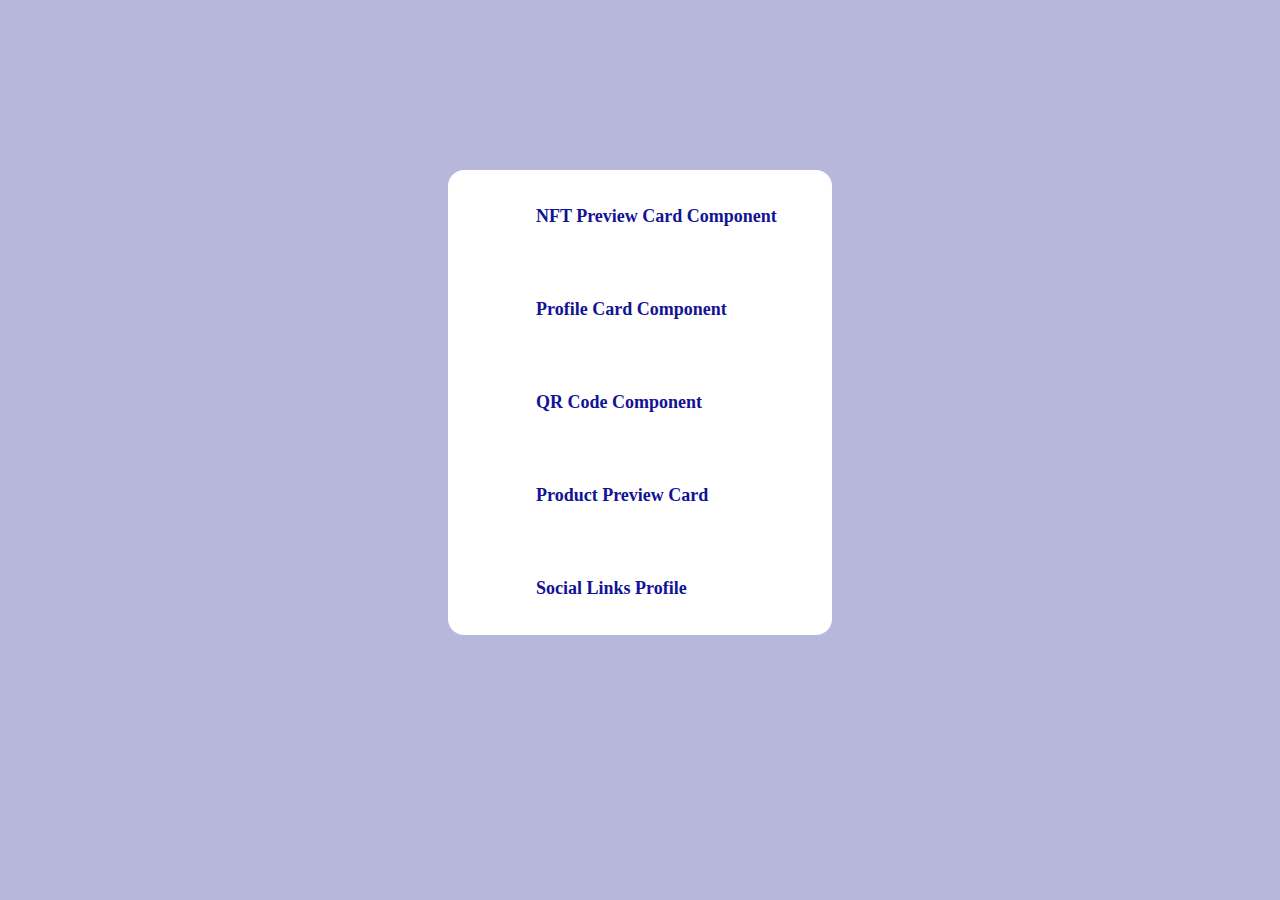
<file: index.html>
<!DOCTYPE html>
<html lang="en">
<head>
    <meta charset="UTF-8">
    <meta name="viewport" content="width=device-width, initial-scale=1.0">
    <title>Five Figma Designs</title>
    <link rel="stylesheet" href="/assets/css/style.css">
</head>
<body>
    <div class="container">  
            <ul>
                <li><strong><a href="nft-preview-card.html">NFT Preview Card Component</a></strong></li>
                <li><strong><a href="profile-card-component.html">Profile Card Component</a></strong></li>
                <li><strong><a href="qr-code-component.html">QR Code Component</a></strong></li>
                <li><strong><a href="product-preview-card.html">Product Preview Card</a></strong></li>
                <li><strong><a href="social-links-profile.html">Social Links Profile</a></strong></li>
            </ul>
    </div>
</body>
</html>
</file>
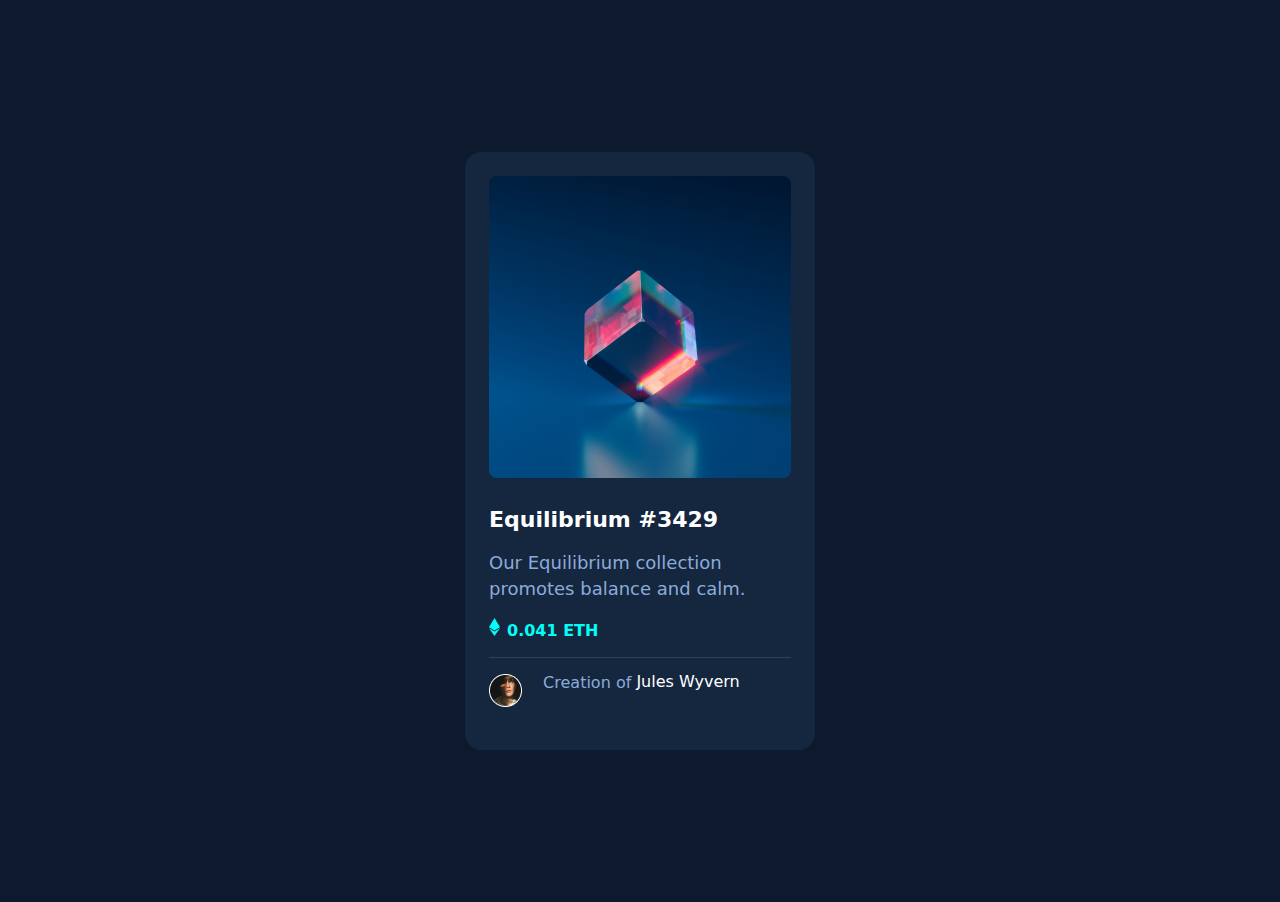
<file: nft-preview-card.html>
<!DOCTYPE html>
<html lang="en">
<head>
    <meta charset="UTF-8">
    <meta name="viewport" content="width=device-width, initial-scale=1.0">
    <title>NFT Preview Card</title>
    <link rel="stylesheet" href="/assets/css/nftPreviewCard.css">
</head>
<body>
    <div class="container">
        <div class="nft-image">
            <img src="/assets/images/nft-card-image.png" alt="">
        </div>
        <div class="container-text">
            <h2>Equilibrium #3429</h2>
            <p class="text">Our Equilibrium collection promotes balance and calm.</p>
            <span class="price">
                <img src="/assets/images/combined-shape.png" alt=""><strong>0.041 ETH</strong>
            </span>
        </div>
        <div class="creator">
            <img src="/assets/images/Oval.png" alt="profile">
            <span>
                   <span class="creator-section">Creation of</span>
                   <span class="creator-name">Jules Wyvern</span>
            </span>
        </div>
    </div>
</body>
</html>
</file>
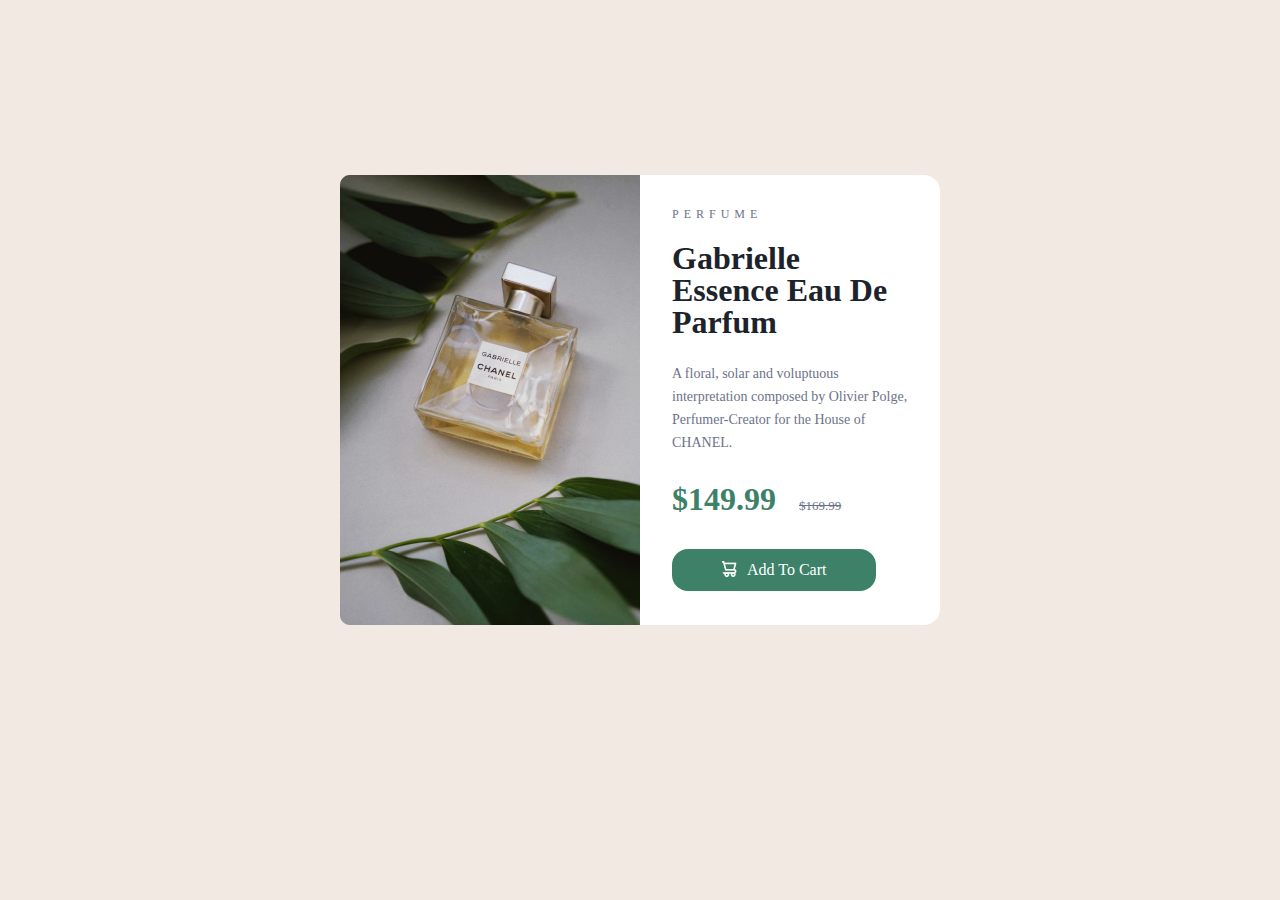
<file: product-preview-card.html>
<!DOCTYPE html>
<html lang="en">
<head>
    <meta charset="UTF-8">
    <meta name="viewport" content="width=device-width, initial-scale=1.0">
    <title>Product Preview Card Component</title>
    <link rel="stylesheet" href="/assets/css/productPreviewCardComponent.css">
</head>
<body>
    <div class="container">
        <img src="/assets/images/Bitmap.png" alt="parfume image">
        <div class="text-section">
            <p class="headline">PERFUME</p>
            <h2>Gabrielle Essence Eau De Parfum</h2>
            <p class="simple-text">A floral, solar and voluptuous interpretation composed by Olivier Polge, Perfumer-Creator for the House of CHANEL.</p>
            <div class="price-section">
                <span class="new-price"><strong>$149.99</strong></span>
                <span class="overlined-price">$169.99</span>
            </div>
            <div class="add-to-cart">
                <img src="/assets/images/Cart.png" alt="shopping cart">
                <a href="#">Add To Cart</a>
            </div>
        </div>
    </div>
</body>
</html>
</file>
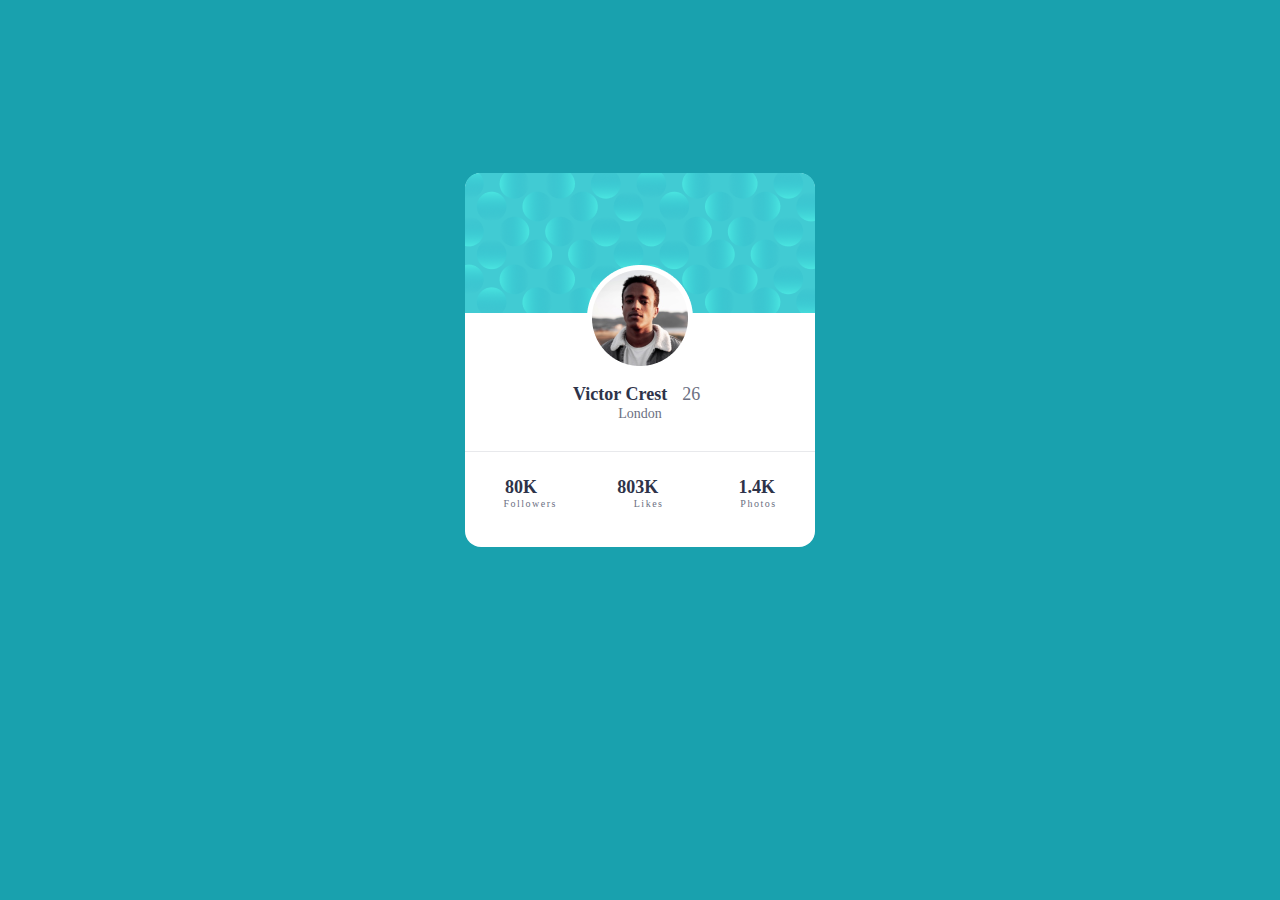
<file: profile-card-component.html>
<!DOCTYPE html>
<html lang="en">
<head>
    <meta charset="UTF-8">
    <meta name="viewport" content="width=device-width, initial-scale=1.0">
    <title>Profile Card Component</title>
    <link rel="stylesheet" href="/assets/css/profileCardComponent.css">
</head>
<body>
    <div class="container">
            <div class="banner">
                <div class="profile-img"><img src="/assets/images/profile-picture.png" alt="profile picture">
            </div>
            </div>
            <div class="profile-attributes">
                <span class="profile-name">Victor Crest</span>
                <span class="profile-age">26</span>
                <p class="profile-location">London</p>
            </div>
            <div class="card-footer">
                <div class="footer-numbers">
                    <span>80K</span>
                    <span>803K</span>
                    <span>1.4K</span>
                </div>
                <div class="footer-names">
                    <span>Followers</span>
                    <span>Likes</span>
                    <span>Photos</span>
                </div>
            </div>
    </div>
</body>
</html>
</file>
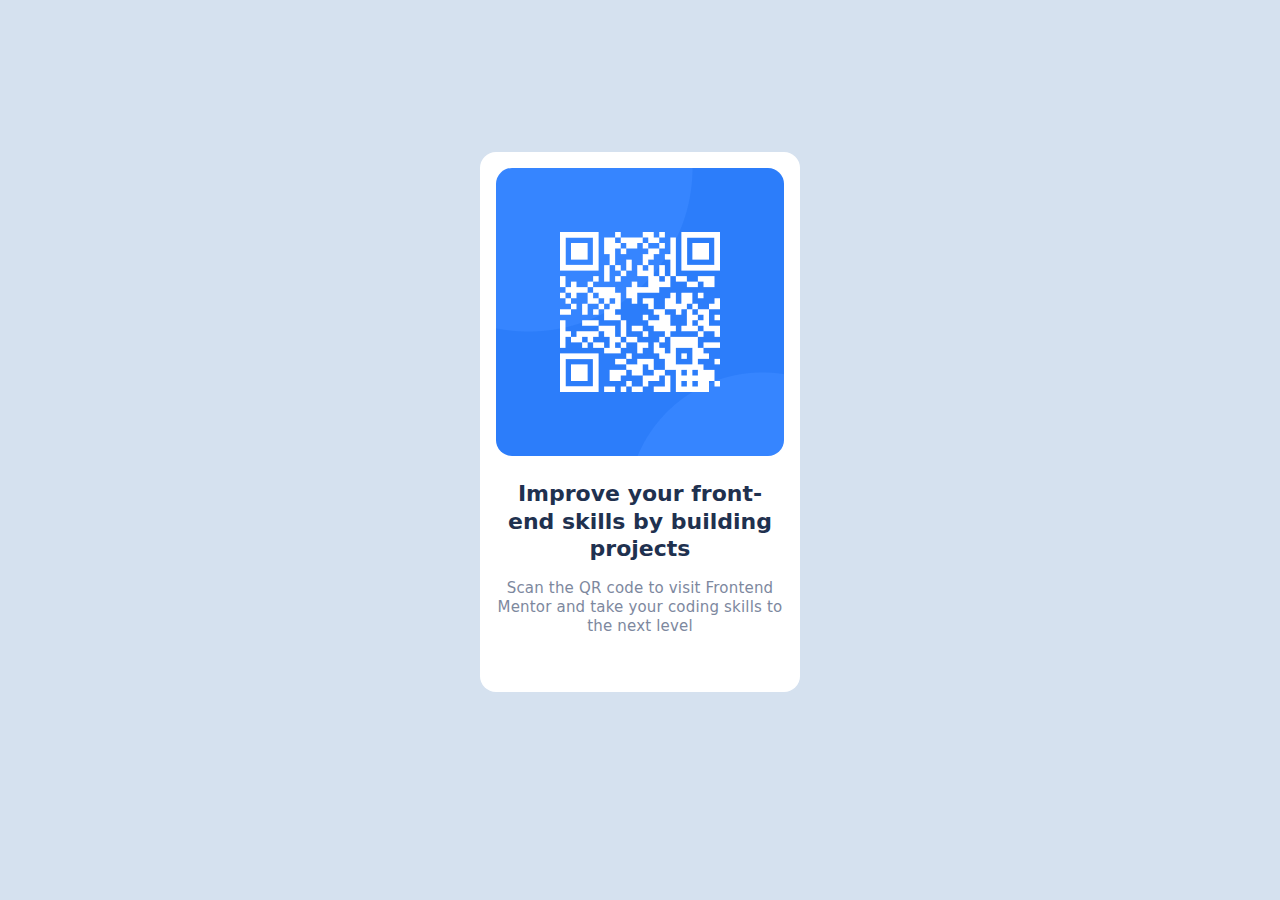
<file: qr-code-component.html>
<!DOCTYPE html>
<html lang="en">
<head>
    <meta charset="UTF-8">
    <meta name="viewport" content="width=device-width, initial-scale=1.0">
    <title>QR Code Component</title>
    <link rel="stylesheet" href="/assets/css/qrCodeComponent.css">
</head>
<body>
    <div class="container">
        <div class="qr-image">
            <img src="/assets/images/qr-code.png" alt="Qr Code">
        </div>
        <div class="container-text">
            <h2>Improve your front-end skills by building projects</h2>
            <p>Scan the QR code to visit Frontend Mentor and take your coding skills to the next level</p>
        </div>
    </div>
</body>
</html>
</file>
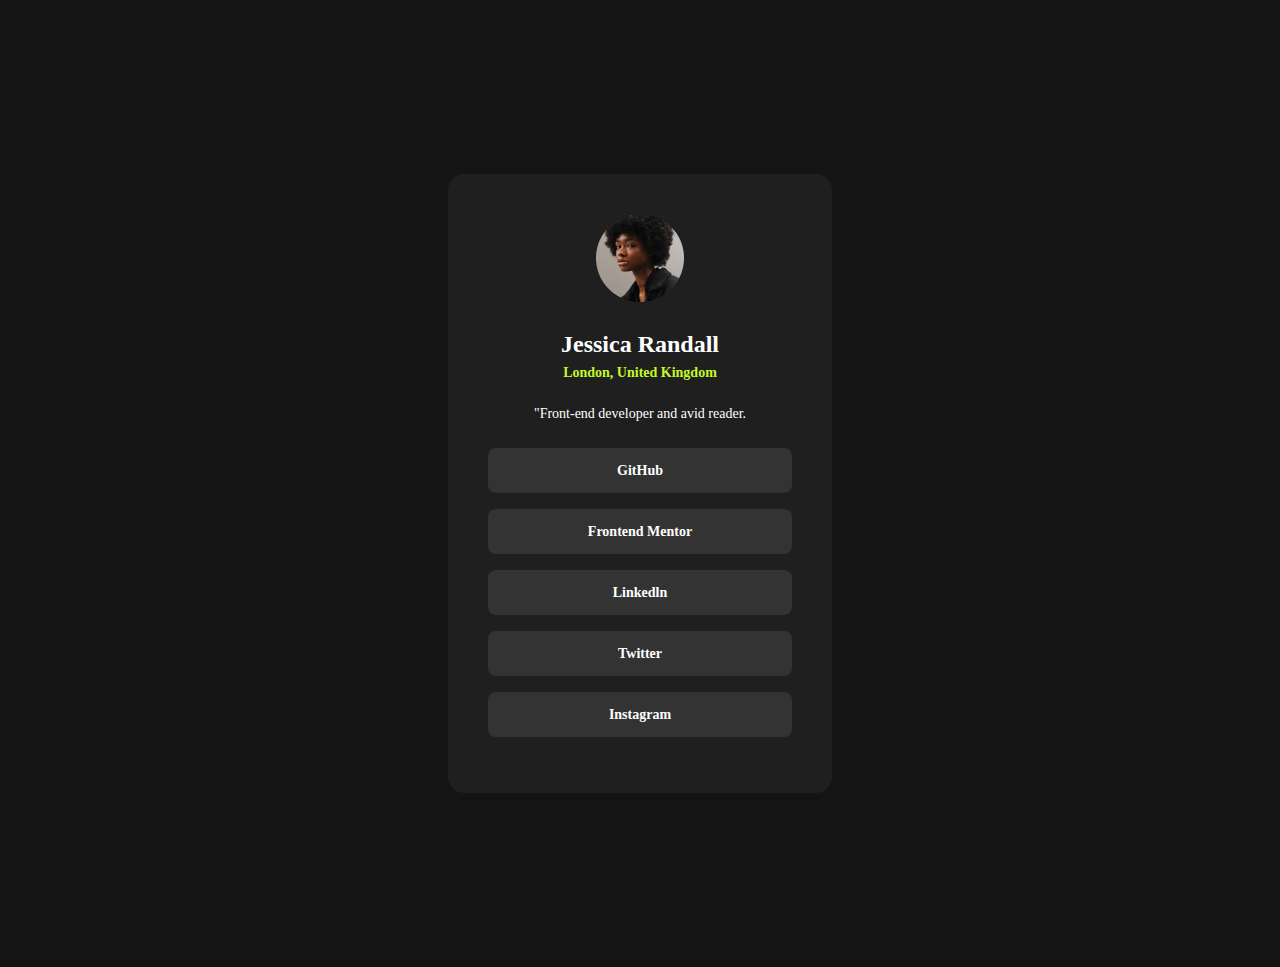
<file: social-links-profile.html>
<!DOCTYPE html>
<html lang="en">
<head>
    <meta charset="UTF-8">
    <meta name="viewport" content="width=device-width, initial-scale=1.0">
    <title>Social Links Profile</title>
    <link rel="stylesheet" href="/assets/css/socialLinksProfile.css">
</head>
<body>
    <div class="container">
        <img src="/assets/images/profile-pic.png" alt="">
        <h1>Jessica Randall</h1>
        <p class="location">London, United Kingdom</p>
        <p class="content">
            "Front-end developer and avid reader.</p>
        <ul>
            <li><a href="#">GitHub</a></li>
            <li><a href="#">Frontend Mentor</a></li>
            <li><a href="#">Linkedln</a></li>
            <li><a href="#">Twitter</a></li>
            <li><a href="#">Instagram</a></li>
        </ul>
    </div>
</body>
</html>
</file>
<file: assets/css/style.css>
*{
    margin: 0;
    padding: 0;
    box-sizing: border-box;
}
body{
    background-color: rgb(183, 183, 220);
}
.container{
    width: 384px;
    margin-inline: auto;
    margin-block: 170px;
    background-color: white;
    border-radius: 16px;
}
.container li{
    list-style: none;
    padding: 36px;
    margin-left: 35px;
}
.container a{
    background-color: white;
    border-radius: 16px;
    padding: 16px;
    border: 1px solid white;
    text-decoration: none;
    color: #131395;
    font-size: 18px;
}
</file>
<file: assets/css/nftPreviewCard.css>
*{
    margin: 0;
    padding: 0;
    box-sizing: border-box;
}
body{
    background-color: #0D192C;
    font-family: system-ui, -apple-system, BlinkMacSystemFont, 'Segoe UI', Roboto, Oxygen, Ubuntu, Cantarell, 'Open Sans', 'Helvetica Neue', sans-serif;
}
.container{
    border-radius: 16px;
    margin-inline: auto;
    width: 350px;
    top: 152px;
    left: 545px;
    background-color: #15263F;
    padding: 24px;
    margin-block: 152px;
}
.nft-image{
    margin-bottom: 24px;
}
.container-text h2{
    color: #ffffff;
    font-size: 22px;
    font-weight: 600;
    line-height: 27.72px;
    text-align: left;
    margin-bottom: 16px;
}
.text{
    color: #8BACD9;
    font-size: 18px;
    font-weight: 300;
    line-height: 26px;
    text-align: left;
    margin-bottom: 16px;
}
.price{
    color: #00FFF8;
    font-size: 16px;
    font-weight: 600;
    line-height: 20.16px;
    text-align: left;
}
.price strong{
    margin-left: 7px;
}

.creator{
    border-top: 1px solid #2E405A;
    margin-top: 16px;
    margin-bottom: 19px;
}
.creator img {
    margin-top: 16px;
    vertical-align: middle;
}
.creator span{
    vertical-align: middle;
}

.creator-section{
    padding-bottom: 16px;
    margin-left: 16px;
    font-size: 16px;
    font-weight: 400;
    line-height: 20.16px;
    text-align: left;
    color: #8BACD9;
}
.creator-name{
    font-size: 16px;
    font-weight: 400;
    line-height: 20.16px;
    text-align: left;
    color: #FFFFFF;
}
</file>
<file: assets/css/productPreviewCardComponent.css>
*{
    margin: 0;
    padding: 0;
    box-sizing: border-box;
}
body{
    background-color: #F2EAE2;
}
.container{
    border-radius: 16px;
    width: 600px;
    height: 450px;
    top: 175px;
    left: 420px;
    margin-inline: auto;
    margin-block: 175px;
    background-color: white;
    
}
.container img{
    float: left;
}
.text-section{
    display: grid;
    margin: 32px;
    padding-top: 32px;
}
.headline{
    margin-bottom: 20px;
    color: #6C7289;
    font-size: 12px;
    font-weight: 500;
    line-height: 14.63px;
    letter-spacing: 5px;
    text-align: left;
    margin-left: 32px;
}
.text-section h2{
    margin-bottom: 24px;
    color: #1C232B;
    font-size: 32px;
    font-weight: 700;
    line-height: 32px;
    text-align: left;
    margin-left: 32px;

}
.simple-text{
    color: #6C7289;
    font-size: 14px;
    font-weight: 500;
    line-height: 23px;
    text-align: left;
    margin-bottom: 29px;
    margin-left: 32px;
}
.new-price{
    margin-left: 32px;
    color: #3D8168;
    font-size: 32px;
    font-weight: 700;
    line-height: 32px;
    text-align: left;
}
.overlined-price{
    color: #6C7289;
    font-size: 13px;
    font-weight: 500;
    line-height: 23px;
    text-align: left;
    text-decoration-line: line-through;
    margin-left: 19px;
}
.add-to-cart{
    background-color: #3D8168;
    border-radius: 16px;
    padding: 12px;
    /* text-align: center; */
    margin: 32px;
    padding-left: 50px;
    
}
.add-to-cart img{
    vertical-align: middle;
}
.add-to-cart a{
    margin-left: 10px;
    color: white;
    text-decoration: none;
}
</file>
<file: assets/css/profileCardComponent.css>
*{
    margin: 0;
    padding: 0;
    box-sizing: border-box;
}
body{
    background-color: #19A1AE;
}
.container{
    border-radius: 16px;
    background-color: #ffffff;
    width: 350px;
    height: 374px;
    margin-inline: auto;
    margin-block: 173px;
}
.profile-img{
    /* margin-left: 127px; */
    vertical-align: middle;
    margin-top: 25px;
    justify-content: center;
    display: flex;
}
.profile-img img{
    margin-top: 92px;
}
.banner{
    background: url(/assets/images/profile-card-component.png);
    background-repeat: no-repeat;
}
.profile-attributes{
    margin-top: 12px;
}
.profile-name{
    color: #2E3349;
    font-size: 18px;
    font-weight: 700;
    line-height: 22.32px;
    text-align: center;
    margin-left: 108px;
}
.profile-age{
    color: #6B7082;
    font-size: 18px;
    font-weight: 400;
    line-height: 22.32px;
    text-align: center;
    margin-left: 11px;
}
.profile-location{
    color: #6B7082;
    font-size: 14px;
    font-weight: 400;
    line-height: 17.36px;
    text-align: center;
}
.card-footer{
    border-top: 1px solid #E8E9EC;
    margin-top: 28px;
}
.footer-numbers{
    display: flex;
    justify-content: space-around;
    margin-top: 24px;
    color: #2E3349;   
    font-size: 18px;
    font-weight: 700;
    line-height: 22.32px;
    text-align: center;
}
.footer-names{
    display: flex;
    justify-content: space-around;
    /* margin-top: 9px; */
    color: #6B7082;
    font-size: 10px;
    font-weight: 400;
    line-height: 12.4px;
    letter-spacing: 1.5px;
    text-align: center;
}
</file>
<file: assets/css/qrCodeComponent.css>
*{
    margin: 0;
    padding: 0;
    box-sizing: border-box;
}
body{
    background-color: #D5E1EF;
    font-family: system-ui, -apple-system, BlinkMacSystemFont, 'Segoe UI', Roboto, Oxygen, Ubuntu, Cantarell, 'Open Sans', 'Helvetica Neue', sans-serif;
}
.container{
    width: 320px;
    margin-inline: auto;
    margin-block: 152px;
    background-color: #ffffff;
    border-radius: 16px;
    padding: 16px;
}
.qr-image{
    width: 288px;
    height: 288px;
    top: 168px;
    left: 576px;
    background: url(/assets/images/qr-background.png);
    margin-bottom: 24px;
    border-radius: 16px;
}
.qr-image img {
    margin-left: 64px;
    margin-top: 64px;
}
.container h2{
    text-align: center;
    font-size: 22px;
    font-weight: 700;
    line-height: 27.72px;
    margin-bottom: 16px;
    color: #1F314F;
}
.container p {
    text-align: center;
    font-size: 15px;
    font-weight: 400;
    line-height: 18.9px;
    letter-spacing: 0.1875px;
    color: #7D889E;
    margin-bottom: 40px;
}
</file>
<file: assets/css/socialLinksProfile.css>
*{
    margin: 0;
    padding: 0;
    box-sizing: border-box;
}
body{
    background-color: #141414;
}
.container{
    background-color: #1F1F1F;
    margin-inline: auto;
    border-radius: 16px;
    width: 384px;
    top: 174px;
    left: 528px;
    padding: 40px;
    gap: 24px;
    margin-block: 174px;
}
.container img{
    margin-left: 108px;
    margin-bottom: 20px;
}
.container h1{
    color: #FFFFFF;
    font-size: 24px;
    font-weight: 600;
    line-height: 36px;
    text-align: center;
}
.location{
    color: #C4F82A;
    font-size: 14px;
    font-weight: 700;
    line-height: 21px;
    text-align: center;
    margin-bottom: 20px;
}
.content{
    color: #FFFFFF;
    font-size: 14px;
    font-weight: 400;
    line-height: 21px;
    text-align: center;
    margin-bottom: 24px;
}
.container li{
    width: 304px;
    padding: 12px;
    gap: 8px;
    border-radius: 8px;
    text-align: center;
    font-size: 14px;
    font-weight: 700;
    line-height: 21px;
    background-color: #333333;
    list-style: none;
    margin-bottom: 16px;
}
.container a{
    text-decoration: none;
    color: #FFFFFF;
}
</file>
